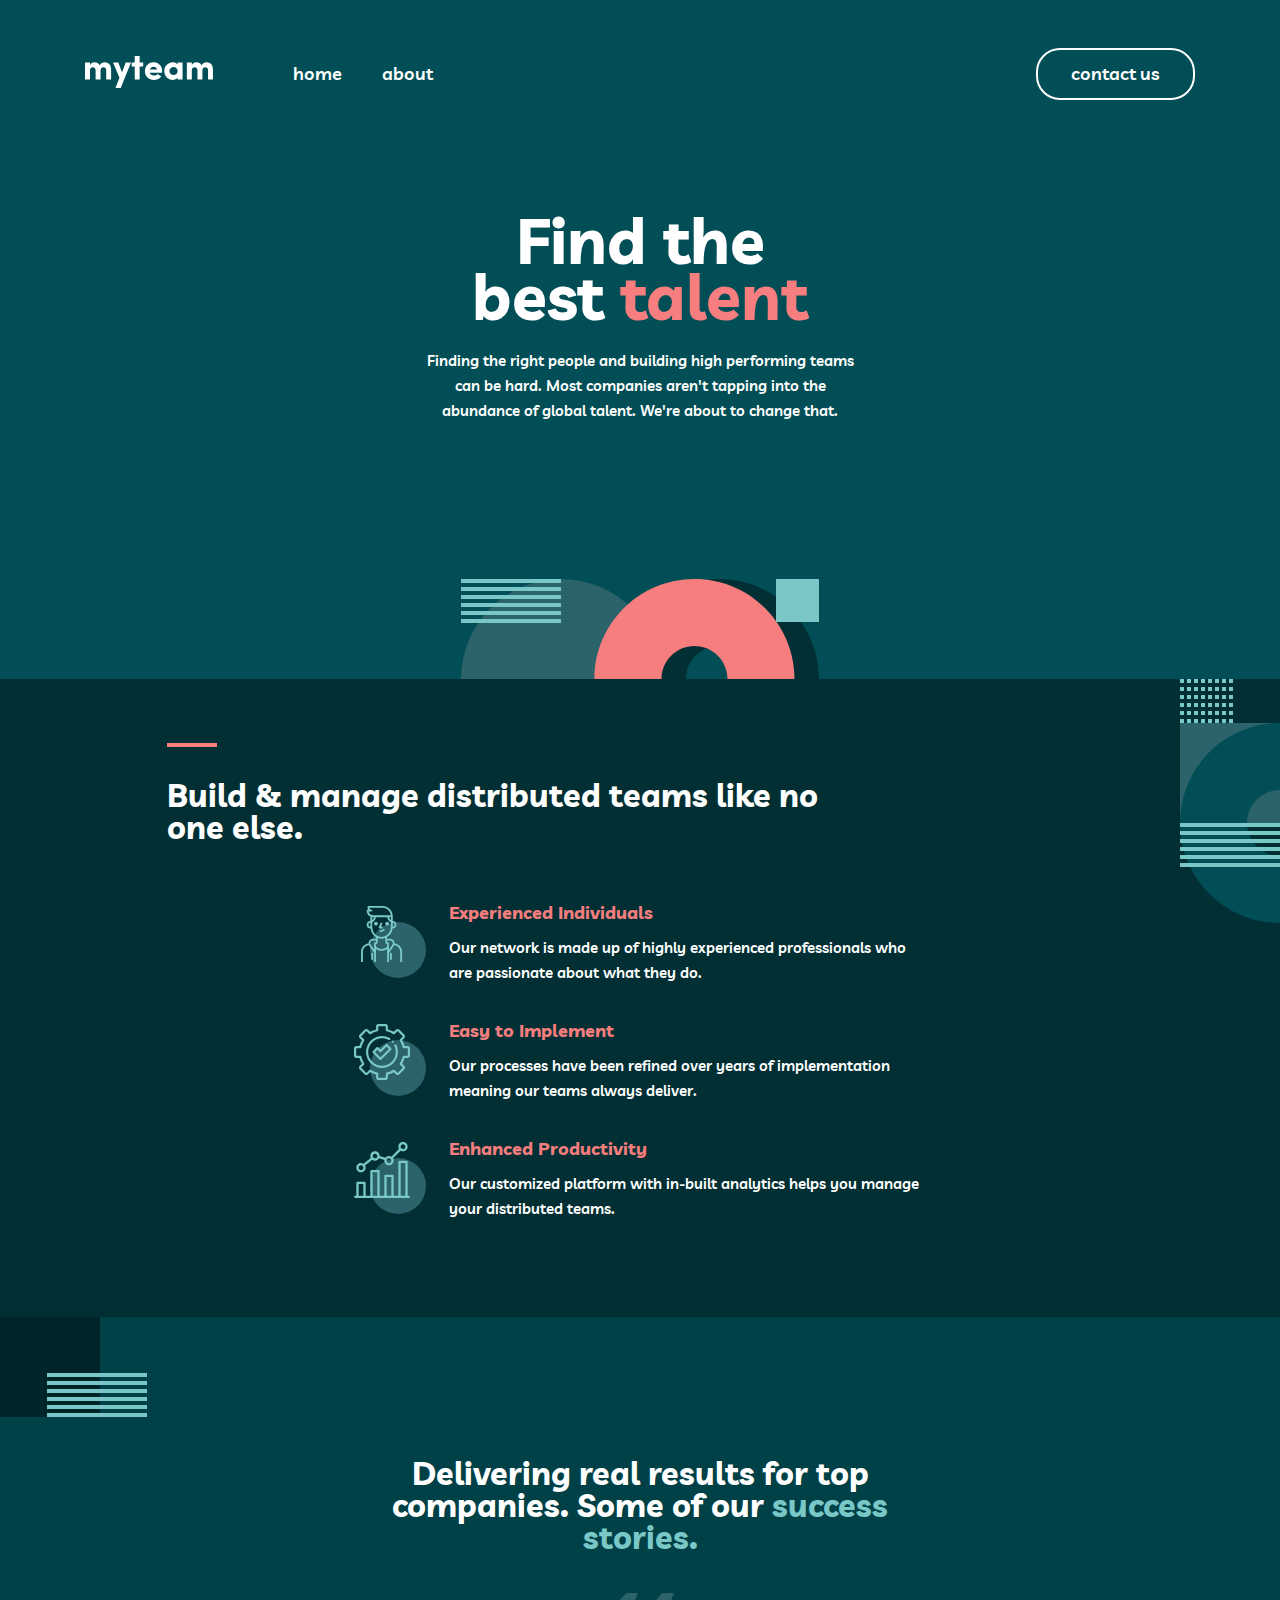
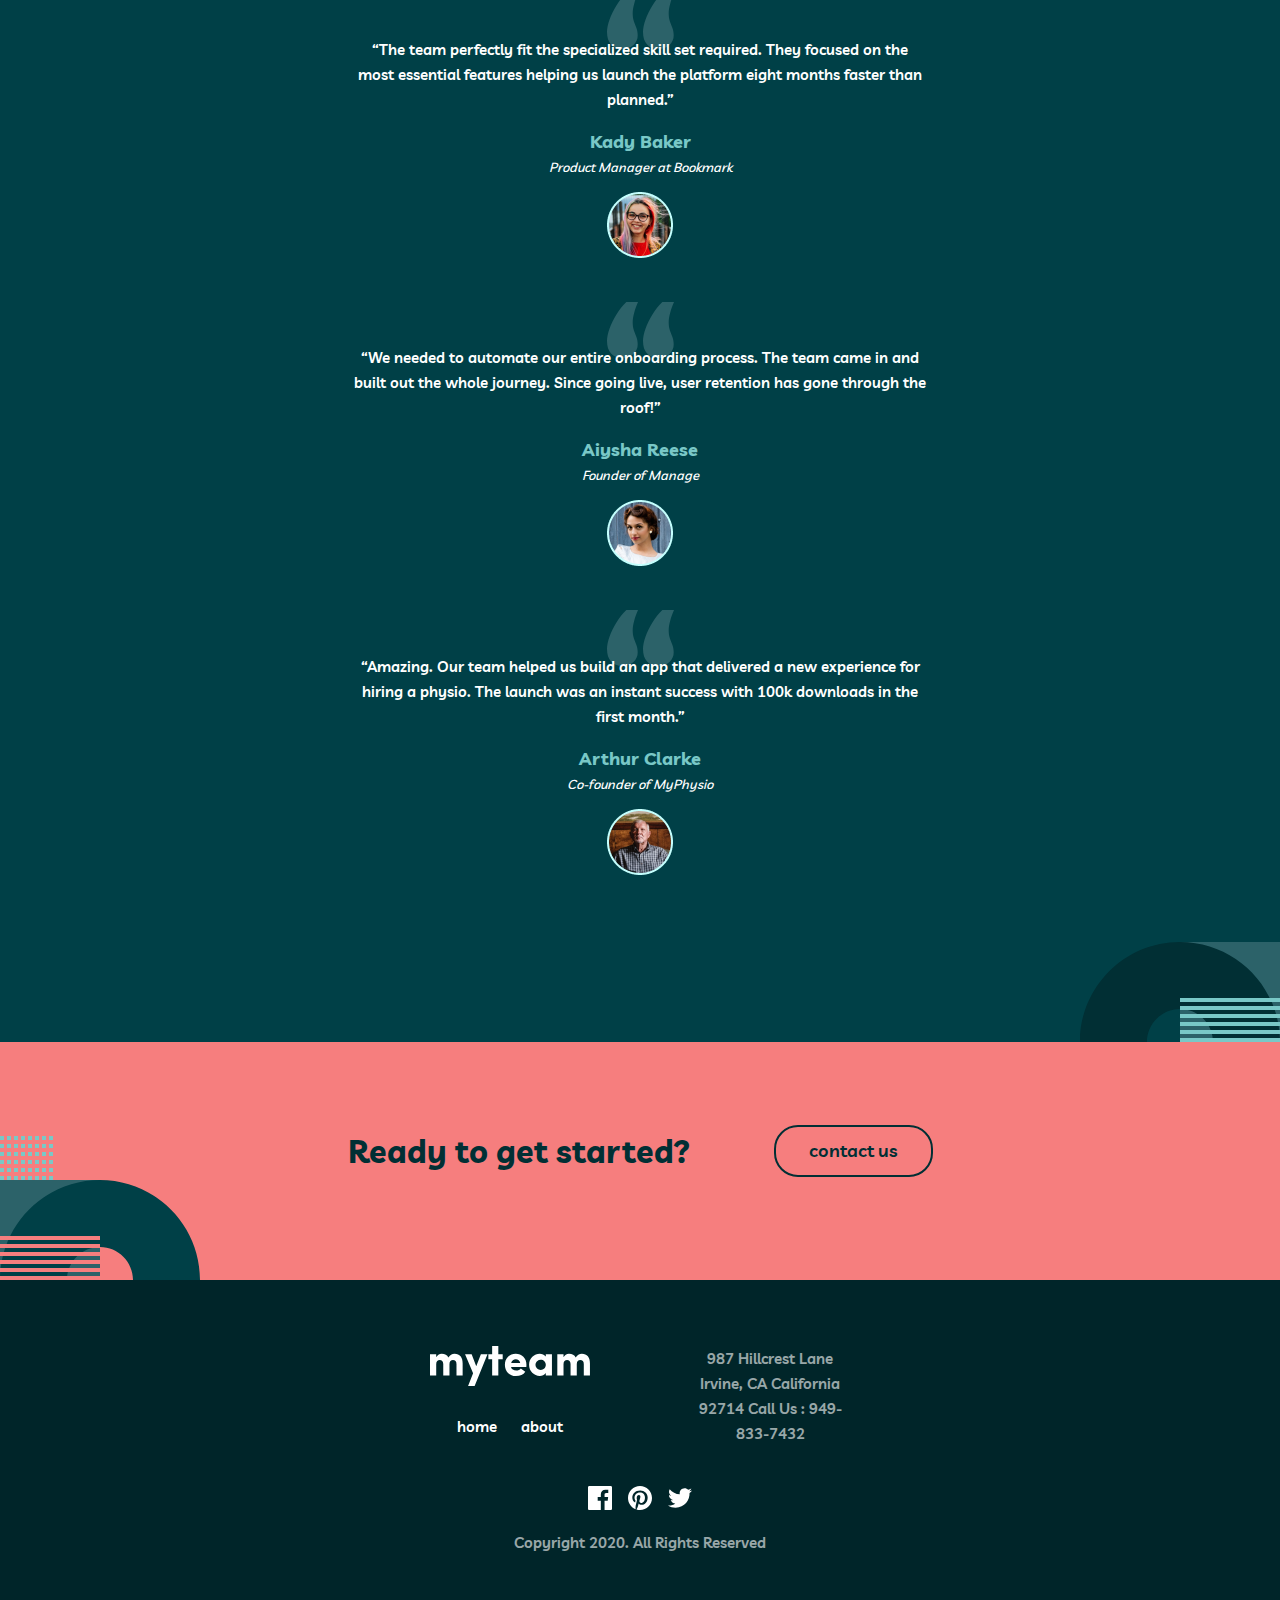
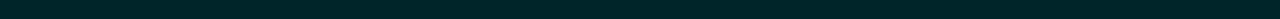
<file: index.html>
<!DOCTYPE html>
<html lang="en">
  <head>
    <meta charset="UTF-8" />
    <meta name="viewport" content="width=device-width, initial-scale=1.0" />
    <!-- Normalize CSS -->
    <link rel="stylesheet" href="./css/normalize.css" />
    <!-- StyleSheet -->
    <link rel="stylesheet" href="./css/main.css" />
    <title>Homework</title>
  </head>
  <body>
    <header>
      <section class="header">
        <div class="header__container container">
          <ul class="header__list">
            <li class="header__item">
              <a href="#">
                <img
                  class="header__item--logo"
                  src="./images/svg/header-logo.svg"
                  alt="header logo"
                />
              </a>
              <ul class="header__sub-list">
                <li>
                  <a class="header__sub-list--link" href="#">home</a>
                </li>
                <li>
                  <a class="header__sub-list--link" href="./about.html">about</a>
                </li>
              </ul>
            </li>
            <li class="header__menu-item">
              <a href="#">
                <img
                  class="header__menu-item--menu"
                  src="./images/svg/header-burger-menu.svg"
                  alt="hamburger menu"
                />
              </a>
            </li>
            <!-- display: none (at mobile) -->
            <li class="header__btn-block">
              <a class="header__btn-block--button" href="#">contact us</a>
            </li>
          </ul>
        </div>
      </section>
    </header>

    <main>
      <!-- Section: Intro - START -->
      <section class="intro">
        <div class="intro__container container">
          <ul class="intro__list">
            <li class="intro__title-item">
              <h1 class="intro__title-item--title">
                Find the best
                <span class="intro__title-item--highlight">talent</span>
              </h1>
            </li>
            <li class="intro__text-item">
              <div class="intro__text-item--line"></div>
              <p class="intro__text-item--text">
                Finding the right people and building high performing teams can
                be hard. Most companies aren't tapping into the abundance of
                global talent. We're about to change that.
              </p>
            </li>
          </ul>
        </div>
      </section>
      <!-- Section: Intro - END -->

      <!-- Section: Services - START -->
      <section class="services">
        <div class="services__container container">
          <ul class="services__list">
            <li class="services__title-block">
              <div class="services__title-block--line"></div>
              <h2 class="services__title-block--title">
                Build & manage distributed teams like no one else.
              </h2>
            </li>
            <!-- cards -->
            <li class="services__cards-list">
              <div class="services__card">
                <img
                  class="services__card--img"
                  src="./images/svg/services-img-1.svg"
                  alt=""
                />
                <div>
                  <h3 class="services__card--title">Experienced Individuals</h3>
                  <p class="services__card--text">
                    Our network is made up of highly experienced professionals
                    who are passionate about what they do.
                  </p>
                </div>
              </div>
              <div class="services__card">
                <img
                  class="services__card--img"
                  src="./images/svg/services-img-2.svg"
                  alt=""
                />
                <div>
                  <h3 class="services__card--title">Easy to Implement</h3>
                  <p class="services__card--text">
                    Our processes have been refined over years of implementation
                    meaning our teams always deliver.
                  </p>
                </div>
              </div>
              <div class="services__card">
                <img
                  class="services__card--img"
                  src="./images/svg/services-img-3.svg"
                  alt=""
                />
                <div>
                  <h3 class="services__card--title">Enhanced Productivity</h3>
                  <p class="services__card--text">
                    Our customized platform with in-built analytics helps you
                    manage your distributed teams.
                  </p>
                </div>
              </div>
            </li>
          </ul>
        </div>
      </section>
      <!-- Section: Services - END -->

      <!-- Section: Feedback - START -->
      <section class="feedback">
        <div class="feedback__container container">
          <div class="feedback__title-block">
            <h2 class="feedback__title-block--title">
              Delivering real results for top companies. Some of our
              <span class="feedback__title-block--highlight"
                >success stories.</span
              >
            </h2>
          </div>
          <ul class="feedback__list">
            <li class="feedback__item">
              <p class="feedback__item--text">
                “The team perfectly fit the specialized skill set required. They
                focused on the most essential features helping us launch the
                platform eight months faster than planned.”
              </p>
              <h3 class="feedback__item--client-name">Kady Baker</h3>
              <p class="feedback__item--client-job">
                Product Manager at Bookmark
              </p>
              <img
                class="feedback__item--img"
                src="./images/png/feedback-user-1.png"
                alt="client one"
              />
            </li>
            <li class="feedback__item">
              <p class="feedback__item--text">
                “We needed to automate our entire onboarding process. The team
                came in and built out the whole journey. Since going live, user
                retention has gone through the roof!”
              </p>
              <h3 class="feedback__item--client-name">Aiysha Reese</h3>
              <p class="feedback__item--client-job">Founder of Manage</p>
              <img
                class="feedback__item--img"
                src="./images/png/feedback-user-2.png"
                alt="client one"
              />
            </li>
            <li class="feedback__item">
              <p class="feedback__item--text">
                “Amazing. Our team helped us build an app that delivered a new
                experience for hiring a physio. The launch was an instant
                success with 100k downloads in the first month.”
              </p>
              <h3 class="feedback__item--client-name">Arthur Clarke</h3>
              <p class="feedback__item--client-job">Co-founder of MyPhysio</p>
              <img
                class="feedback__item--img"
                src="./images/png/feedback-user-3.png"
                alt="client one"
              />
            </li>
          </ul>
        </div>
      </section>
      <!-- Section: Feedback - END -->

      <!-- Section: contact -->
      <section class="contact">
        <div class="contact__container container">
          <ul class="contact__list">
            <li class="contact__item">
              <h2 class="contact__item--title">Ready to get started?</h2>
            </li>
            <li class="contact__item">
              <button class="contact__item--button">contact us</button>
            </li>
          </ul>
        </div>
      </section>
    </main>

    <footer>
      <section class="footer">
        <div class="footer__container container">
          <ul class="footer__block">
            <!-- links -->
            <li class="footer__links-block">
              <div>
                <img
                  class="footer__logo-link-block--logo"
                  src="./images/svg/header-logo.svg"
                  alt="footer logo"
                />
                <ul class="footer__link-list">
                  <li>
                    <a class="footer__link-list--link" href="./index.html"
                      >home</a
                    >
                  </li>
                  <li>
                    <a class="footer__link-list--link" href="./about.html"
                      >about</a
                    >
                  </li>
                </ul>
              </div>
              <div>
                <p class="footer__links-block--text">
                  987 Hillcrest Lane Irvine, CA California 92714 Call Us :
                  949-833-7432
                </p>
              </div>
            </li>
            <!-- media -->
            <li class="footer__media-block">
              <a href="#">
                <img
                  class="footer__media-block--img"
                  src="./images/svg/footer-media.svg"
                  alt="social media"
                />
              </a>
              <p class="footer__media-block--text">
                Copyright 2020. All Rights Reserved
              </p>
            </li>
          </ul>
        </div>
      </section>
    </footer>
  </body>
</html>
</file>
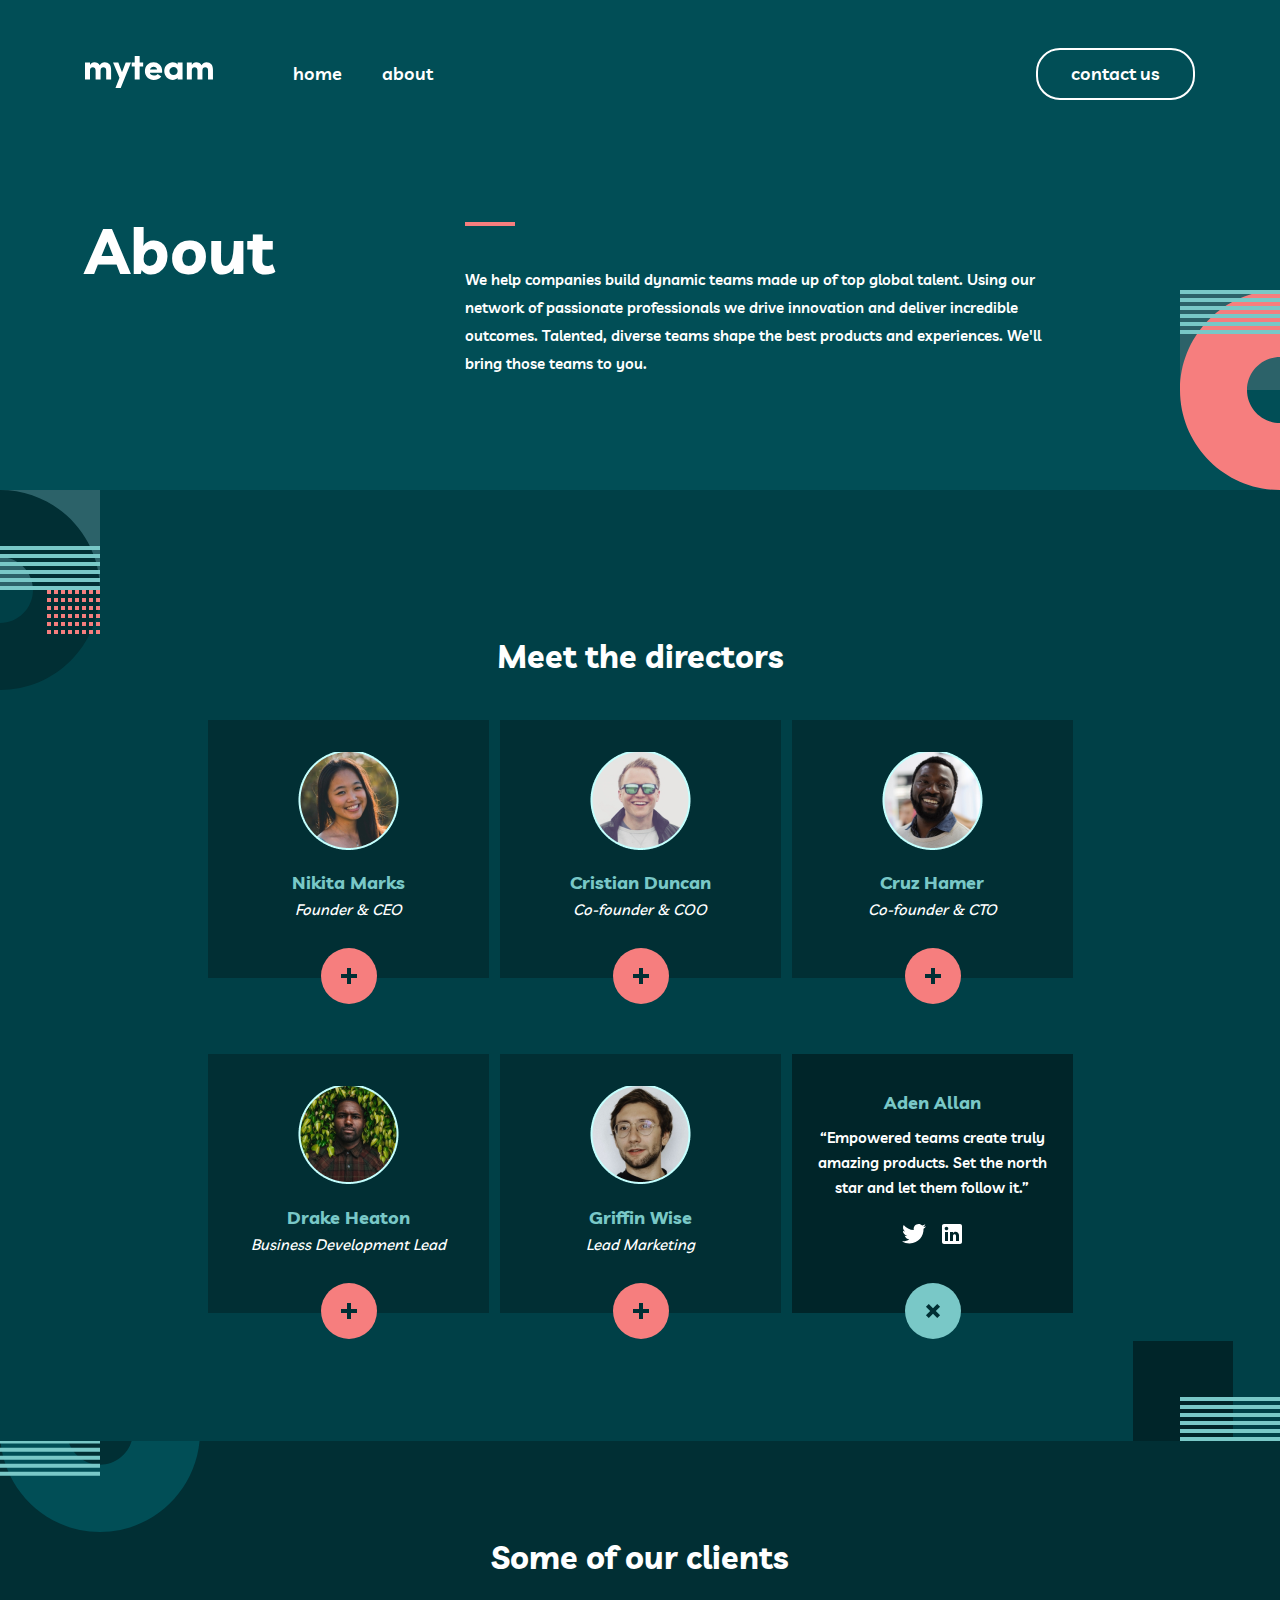
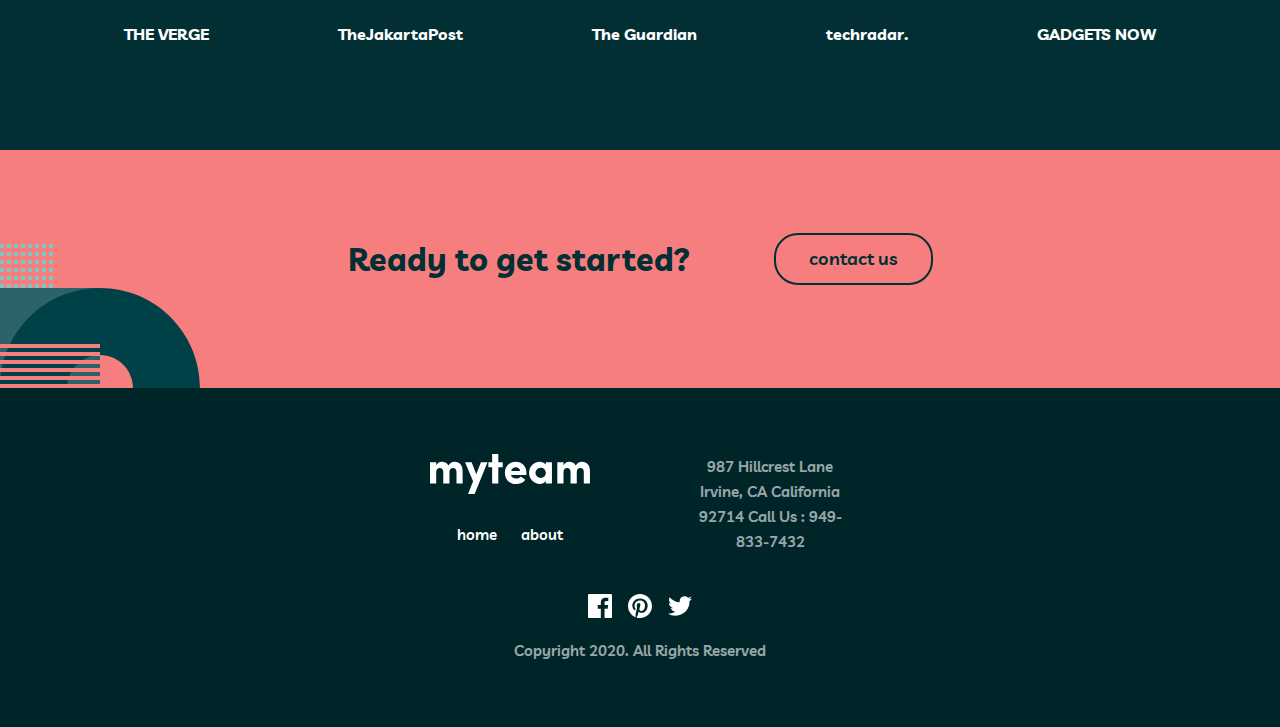
<file: about.html>
<!DOCTYPE html>
<html lang="en">
  <head>
    <meta charset="UTF-8" />
    <meta name="viewport" content="width=device-width, initial-scale=1.0" />
    <!-- Normalize CSS -->
    <link rel="stylesheet" href="./css/normalize.css" />
    <!-- StyleSheet -->
    <link rel="stylesheet" href="./css/main.css" />
    <title>About</title>
  </head>
  <body>
    <header>
      <section class="header">
        <div class="header__container container">
          <ul class="header__list">
            <li class="header__item">
              <a href="#">
                <img
                  class="header__item--logo"
                  src="./images/svg/header-logo.svg"
                  alt="header logo"
                />
              </a>
              <ul class="header__sub-list">
                <li>
                  <a class="header__sub-list--link" href="./index.html">home</a>
                </li>
                <li>
                  <a class="header__sub-list--link" href="./about.html"
                    >about</a
                  >
                </li>
              </ul>
            </li>
            <li class="header__menu-item">
              <a href="#">
                <img
                  class="header__menu-item--menu"
                  src="./images/svg/header-burger-menu.svg"
                  alt="hamburger menu"
                />
              </a>
            </li>
            <!-- display: none (at mobile) -->
            <li class="header__btn-block">
              <a class="header__btn-block--button" href="#">contact us</a>
            </li>
          </ul>
        </div>
      </section>
    </header>

    <main>
      <!-- Section: about-intro -->
      <section class="about-intro">
        <div class="about-intro__container container">
          <ul class="about-intro__list">
            <li class="about-intro__item">
              <h1 class="about-intro__item--title">About</h1>
            </li>
            <li class="about-intro__item">
              <div class="about-intro__item--line"></div>
              <p class="about-intro__item--text">
                We help companies build dynamic teams made up of top global
                talent. Using our network of passionate professionals we drive
                innovation and deliver incredible outcomes. Talented, diverse
                teams shape the best products and experiences. We'll bring those
                teams to you.
              </p>
            </li>
          </ul>
        </div>
      </section>

      <!-- Section: about-team -->
      <section class="about-team">
        <div class="about-team__container container">
          <h2 class="about-team__container--title">Meet the directors</h2>
          <ul class="about-team__list">
            <li class="about-team__item">
              <img
                class="about-team__item--img"
                src="./images/png/about-png-img/client-img-1.png"
                alt="client img"
              />
              <h3 class="about-team__item--name">Nikita Marks</h3>
              <p class="about-team__item--job">Founder & CEO</p>
              <img
                class="about-team__item--add"
                src="./images/svg/about-svg-img/about-team-add.svg"
                alt="add"
              />
            </li>
            <li class="about-team__item">
              <img
                class="about-team__item--img"
                src="./images/png/about-png-img/client-img-2.png"
                alt="client img"
              />
              <h3 class="about-team__item--name">Cristian Duncan</h3>
              <p class="about-team__item--job">Co-founder & COO</p>
              <img
                class="about-team__item--add"
                src="./images/svg/about-svg-img/about-team-add.svg"
                alt="add"
              />
            </li>
            <li class="about-team__item">
              <img
                class="about-team__item--img"
                src="./images/png/about-png-img/client-img-3.png"
                alt="client img"
              />
              <h3 class="about-team__item--name">Cruz Hamer</h3>
              <p class="about-team__item--job">Co-founder & CTO</p>
              <img
                class="about-team__item--add"
                src="./images/svg/about-svg-img/about-team-add.svg"
                alt="add"
              />
            </li>
            <li class="about-team__item">
              <img
                class="about-team__item--img"
                src="./images/png/about-png-img/client-img-4.png"
                alt="client img"
              />
              <h3 class="about-team__item--name">Drake Heaton</h3>
              <p class="about-team__item--job">Business Development Lead</p>
              <img
                class="about-team__item--add"
                src="./images/svg/about-svg-img/about-team-add.svg"
                alt="add"
              />
            </li>
            <li class="about-team__item">
              <img
                class="about-team__item--img"
                src="./images/png/about-png-img/client-img-5.png"
                alt="client img"
              />
              <h3 class="about-team__item--name">Griffin Wise</h3>
              <p class="about-team__item--job">Lead Marketing</p>
              <img
                class="about-team__item--add"
                src="./images/svg/about-svg-img/about-team-add.svg"
                alt="add"
              />
            </li>
            <li class="about-team__item about-team__item2">
              <h3 class="about-team__item--name about-team__item2--name2">
                Aden Allan
              </h3>
              <p class="about-team__item--job about-team__item2--job2">
                “Empowered teams create truly amazing products. Set the north
                star and let them follow it.”
              </p>
              <img
                class="about-team__item2--media"
                src="./images/svg/about-svg-img/about-team-media.svg"
                alt="social media"
              />
              <img
                class="about-team__item--add"
                src="./images/svg/about-svg-img/about-team-delete.svg"
                alt="delete"
              />
            </li>
          </ul>
        </div>
      </section>

      <!-- Section: about-client -->
      <section class="about-client">
        <div class="about-client__container container">
          <div class="about-client__title-block">
            <h2 class="about-client__title-block--title">
              Some of our clients
            </h2>
          </div>
          <ul class="about-client__list">
            <li class="about-client__item">
              <p class="about-team__item--text">THE VERGE</p>
            </li>
            <li class="about-client__item">
              <p class="about-team__item--text">TheJakartaPost</p>
            </li>
            <li class="about-client__item">
              <p class="about-team__item--text">The Guardian</p>
            </li>
            <li class="about-client__item">
              <p class="about-team__item--text">techradar.</p>
            </li>
            <li class="about-client__item">
              <p class="about-team__item--text">GADGETS NOW</p>
            </li>
          </ul>
        </div>
      </section>

      <!-- Section: contact -->
      <section class="contact">
        <div class="contact__container container">
          <ul class="contact__list">
            <li class="contact__item">
              <h2 class="contact__item--title">Ready to get started?</h2>
            </li>
            <li class="contact__item">
              <button class="contact__item--button">contact us</button>
            </li>
          </ul>
        </div>
      </section>
    </main>

    <footer>
      <section class="footer">
        <div class="footer__container container">
          <ul class="footer__block">
            <!-- links -->
            <li class="footer__links-block">
              <div>
                <img
                  class="footer__logo-link-block--logo"
                  src="./images/svg/header-logo.svg"
                  alt="footer logo"
                />
                <ul class="footer__link-list">
                  <li>
                    <a class="footer__link-list--link" href="./index.html"
                      >home</a
                    >
                  </li>
                  <li>
                    <a class="footer__link-list--link" href="./about.html"
                      >about</a
                    >
                  </li>
                </ul>
              </div>
              <div>
                <p class="footer__links-block--text">
                  987 Hillcrest Lane Irvine, CA California 92714 Call Us :
                  949-833-7432
                </p>
              </div>
            </li>
            <!-- media -->
            <li class="footer__media-block">
              <a href="#">
                <img
                  class="footer__media-block--img"
                  src="./images/svg/footer-media.svg"
                  alt="social media"
                />
              </a>
              <p class="footer__media-block--text">
                Copyright 2020. All Rights Reserved
              </p>
            </li>
          </ul>
        </div>
      </section>
    </footer>
  </body>
</html>
</file>
<file: css/main.css>
/* livvic-500 - latin */
@font-face {
  font-display: swap; /* Check https://developer.mozilla.org/en-US/docs/Web/CSS/@font-face/font-display for other options. */
  font-family: "Livvic";
  font-style: normal;
  font-weight: 500;
  src: url("../../fonts/livvic-v14-latin-500.woff2") format("woff2"); /* Chrome 36+, Opera 23+, Firefox 39+, Safari 12+, iOS 10+ */
}
/* livvic-600 - latin */
@font-face {
  font-display: swap; /* Check https://developer.mozilla.org/en-US/docs/Web/CSS/@font-face/font-display for other options. */
  font-family: "Livvic";
  font-style: normal;
  font-weight: 600;
  src: url("../../fonts/livvic-v14-latin-600.woff2") format("woff2"); /* Chrome 36+, Opera 23+, Firefox 39+, Safari 12+, iOS 10+ */
}
/* livvic-700 - latin */
@font-face {
  font-display: swap; /* Check https://developer.mozilla.org/en-US/docs/Web/CSS/@font-face/font-display for other options. */
  font-family: "Livvic";
  font-style: normal;
  font-weight: 700;
  src: url("../../fonts/livvic-v14-latin-700.woff2") format("woff2"); /* Chrome 36+, Opera 23+, Firefox 39+, Safari 12+, iOS 10+ */
}
html {
  -webkit-box-sizing: border-box;
          box-sizing: border-box;
  scroll-behavior: smooth;
}

*,
*::before,
*::after {
  -webkit-box-sizing: inherit;
          box-sizing: inherit;
  margin: 0;
  padding: 0;
}

body {
  font-family: "Livvic", sans-serif;
  margin: 0;
  padding: 0;
}

img {
  max-width: 100%;
  height: auto;
}

h1,
h2,
h3,
h4,
h5,
h6,
p {
  margin: 0;
}

ul,
ol {
  list-style: none;
  margin: 0;
  padding: 0;
}

a {
  display: inline-block;
  text-decoration: none;
  color: unset;
}

.container {
  max-width: 1158px;
  width: 100%;
  margin-left: auto;
  margin-right: auto;
  padding-left: 24px;
  padding-right: 24px;
}

.header {
  padding-top: 48px;
  background-color: #014e56;
}
.header__sub-list--link {
  color: #fff;
  font-size: 18px;
  font-weight: 600;
  line-height: 28px;
  -webkit-transition: all 0.5s ease;
  transition: all 0.5s ease;
}
.header__sub-list--link:hover {
  color: #f67e7e;
}
.header__btn-block--button {
  background-color: #012f34;
  color: #fff;
  font-style: normal;
  font-size: 18px;
  font-weight: 600;
  line-height: 28px;
  display: inline-block;
  padding: 10px 33px;
  border-radius: 10px;
  -webkit-transition: all 0.5s ease-in-out;
  transition: all 0.5s ease-in-out;
  border-radius: 24px;
  border: 2px solid #fff;
  background-color: transparent;
}
.header__btn-block--button:hover {
  border-radius: 24px;
  background-color: #fff;
  color: #002529;
}
.header__btn-block--button:disabled {
  border-radius: 10px;
  opacity: 0.25;
}
.header__btn-block, .header__sub-list {
  display: none;
}
.header__list {
  display: -webkit-box;
  display: -ms-flexbox;
  display: flex;
  -webkit-box-align: center;
      -ms-flex-align: center;
          align-items: center;
  -webkit-box-pack: justify;
      -ms-flex-pack: justify;
          justify-content: space-between;
}
.header__item--logo {
  width: 127.958px;
  height: 32px;
  -ms-flex-negative: 0;
      flex-shrink: 0;
}
.header__menu-item--menu {
  width: 20px;
  height: 17px;
  -ms-flex-negative: 0;
      flex-shrink: 0;
}

@media screen and (min-width: 768px) {
  .header__menu-item {
    display: none;
  }
  .header__btn-block {
    display: block;
  }
  .header__item, .header__sub-list {
    display: -webkit-box;
    display: -ms-flexbox;
    display: flex;
  }
  .header__item {
    -webkit-box-pack: justify;
        -ms-flex-pack: justify;
            justify-content: space-between;
  }
  .header__sub-list {
    -webkit-box-align: center;
        -ms-flex-align: center;
            align-items: center;
    -webkit-box-pack: start;
        -ms-flex-pack: start;
            justify-content: start;
    -webkit-column-gap: 40px;
       -moz-column-gap: 40px;
            column-gap: 40px;
    margin-left: 48px;
  }
}
@media screen and (min-width: 1200px) {
  .header__sub-list {
    margin-left: 80px;
  }
}
.contact {
  background-color: #f67e7e;
  padding-top: 83px;
  padding-bottom: 83px;
  background-image: url("../../images/svg/contact-bg-img.svg");
  background-repeat: no-repeat;
  background-position: 0% 100%;
}
.contact__list {
  display: -webkit-box;
  display: -ms-flexbox;
  display: flex;
  -webkit-box-orient: vertical;
  -webkit-box-direction: normal;
      -ms-flex-direction: column;
          flex-direction: column;
  row-gap: 24px;
  margin-bottom: 20px;
}
.contact__item {
  text-align: center;
}
.contact__item--title {
  color: #012f34;
  font-size: 32px;
  font-weight: 700;
  line-height: 32px;
}
.contact__item--button {
  background-color: #012f34;
  color: #fff;
  font-style: normal;
  font-size: 18px;
  font-weight: 600;
  line-height: 28px;
  display: inline-block;
  padding: 10px 33px;
  border-radius: 10px;
  -webkit-transition: all 0.5s ease-in-out;
  transition: all 0.5s ease-in-out;
  background-color: transparent;
  border: 2px solid #012f34;
  color: #012f34;
  border-radius: 24px;
}
.contact__item--button:hover {
  border-radius: 24px;
  background-color: #fff;
  color: #002529;
}
.contact__item--button:disabled {
  border-radius: 10px;
  opacity: 0.25;
}

@media screen and (min-width: 768px) {
  .contact__list {
    -webkit-box-orient: horizontal;
    -webkit-box-direction: normal;
        -ms-flex-direction: row;
            flex-direction: row;
    -webkit-box-pack: center;
        -ms-flex-pack: center;
            justify-content: center;
    -webkit-column-gap: 84px;
       -moz-column-gap: 84px;
            column-gap: 84px;
    row-gap: 0;
    -webkit-box-align: center;
        -ms-flex-align: center;
            align-items: center;
  }
}
@media screen and (min-width: 1440px) {
  .contact {
    padding-top: 74px;
    padding-bottom: 76px;
  }
  .contact__item--title {
    color: #012f34;
    font-style: normal;
    font-size: 48px;
    font-weight: 700;
    line-height: 48px;
  }
  .contact__list {
    -webkit-box-pack: justify;
        -ms-flex-pack: justify;
            justify-content: space-between;
  }
}
.footer {
  background-color: #002529;
  padding-top: 66px;
  padding-bottom: 64px;
}
.footer__block {
  display: -webkit-box;
  display: -ms-flexbox;
  display: flex;
  -webkit-box-orient: vertical;
  -webkit-box-direction: normal;
      -ms-flex-direction: column;
          flex-direction: column;
  row-gap: 40px;
  text-align: center;
}
.footer__links-block {
  display: -webkit-box;
  display: -ms-flexbox;
  display: flex;
  -webkit-box-orient: vertical;
  -webkit-box-direction: normal;
      -ms-flex-direction: column;
          flex-direction: column;
  row-gap: 24px;
}
.footer__links-block--text {
  max-width: 160px;
  width: 100%;
  margin-left: auto;
  margin-right: auto;
  color: #fff;
  font-style: normal;
  font-size: 15px;
  font-weight: 600;
  line-height: 25px;
  opacity: 0.6;
}
.footer__link-list {
  display: -webkit-box;
  display: -ms-flexbox;
  display: flex;
  -webkit-box-align: center;
      -ms-flex-align: center;
          align-items: center;
  -webkit-box-pack: center;
      -ms-flex-pack: center;
          justify-content: center;
  -webkit-column-gap: 24px;
     -moz-column-gap: 24px;
          column-gap: 24px;
}
.footer__link-list--link {
  color: #fff;
  font-style: normal;
  font-size: 15px;
  font-weight: 600;
  line-height: 25px;
  margin-top: 24px;
  -webkit-transition: all 0.5s ease;
  transition: all 0.5s ease;
}
.footer__link-list--link:hover {
  color: #f67e7e;
}
.footer__media-block--img {
  margin-bottom: 16px;
}
.footer__media-block--text {
  color: #fff;
  font-style: normal;
  font-size: 15px;
  font-weight: 600;
  line-height: 25px;
  opacity: 0.6;
}

@media screen and (min-width: 768px) {
  .footer__links-block {
    -webkit-box-orient: horizontal;
    -webkit-box-direction: normal;
        -ms-flex-direction: row;
            flex-direction: row;
    -webkit-column-gap: 100px;
       -moz-column-gap: 100px;
            column-gap: 100px;
    -webkit-box-pack: center;
        -ms-flex-pack: center;
            justify-content: center;
  }
}
@media screen and (min-width: 1440px) {
  .footer__block {
    -webkit-box-orient: horizontal;
    -webkit-box-direction: normal;
        -ms-flex-direction: row;
            flex-direction: row;
    -webkit-box-pack: justify;
        -ms-flex-pack: justify;
            justify-content: space-between;
  }
  .footer__media-block--img {
    margin-bottom: 51px;
  }
}
.intro {
  padding-top: 80px;
  padding-bottom: 197px;
  background-color: #014e56;
  background-image: url("../../../images/svg/intro-bg-img-2.svg");
  background-position: 50% 100%;
  background-repeat: no-repeat;
}
.intro__list {
  text-align: center;
  display: -webkit-box;
  display: -ms-flexbox;
  display: flex;
  -webkit-box-orient: vertical;
  -webkit-box-direction: normal;
      -ms-flex-direction: column;
          flex-direction: column;
}
.intro__title-item {
  margin-bottom: 18px;
}
.intro__title-item--title {
  color: #fff;
  font-size: 40px;
  font-weight: 700;
  line-height: 40px;
  width: 74%;
  margin-left: auto;
  margin-right: auto;
}
.intro__title-item--highlight {
  color: #f67e7e;
}
.intro__text-item {
  max-width: 457px;
  margin-left: auto;
  margin-right: auto;
}
.intro__text-item--text {
  color: #fff;
  font-style: normal;
  font-size: 15px;
  font-weight: 600;
  line-height: 25px;
  width: 96%;
  margin-left: auto;
  margin-right: auto;
  text-align: center;
}

@media screen and (min-width: 768px) {
  .intro {
    padding-top: 112px;
    padding-bottom: 256px;
  }
  .intro__title-item {
    margin-bottom: 24px;
  }
  .intro__title-item--title {
    color: #fff;
    font-style: normal;
    font-size: 64px;
    font-weight: 700;
    line-height: 56px;
    max-width: 337px;
  }
}
@media screen and (min-width: 1440px) {
  .intro {
    padding-top: 133px;
    padding-bottom: 250px;
    background-image: url("../../../images/svg/intro-bg-img-1.svg"), url("../../../images/svg/intro-bg-img-2.svg");
    background-position: 0% 30%, 75% 100%;
  }
  .intro__list {
    -webkit-box-orient: horizontal;
    -webkit-box-direction: normal;
        -ms-flex-direction: row;
            flex-direction: row;
    -webkit-box-pack: justify;
        -ms-flex-pack: justify;
            justify-content: space-between;
    -webkit-column-gap: 123px;
       -moz-column-gap: 123px;
            column-gap: 123px;
  }
  .intro__title-item--title {
    color: #fff;
    font-style: normal;
    font-size: 100px;
    font-weight: 700;
    line-height: 100px;
    max-width: 542px;
    width: 100%;
    text-align: left;
  }
  .intro__text-item {
    max-width: 445px;
    margin-left: 0;
    margin-right: 0;
  }
  .intro__text-item--text {
    color: #fff;
    font-style: normal;
    font-size: 18px;
    font-weight: 600;
    line-height: 28px;
    margin-top: 79px;
    text-align: left;
    margin-left: 0;
    margin-right: 0;
  }
  .intro__text-item--line {
    width: 50px;
    height: 4px;
    -ms-flex-negative: 0;
        flex-shrink: 0;
    background-color: #79c8c7;
  }
}
.services {
  padding-top: 64px;
  padding-bottom: 64px;
  background-image: url("../../../images/svg/services-bg-img.svg");
  background-repeat: no-repeat;
  background-position: 100% 0%;
  background-color: #012f34;
}
.services__list {
  display: -webkit-box;
  display: -ms-flexbox;
  display: flex;
  -webkit-box-orient: vertical;
  -webkit-box-direction: normal;
      -ms-flex-direction: column;
          flex-direction: column;
}
.services__title-block {
  width: 55%;
  margin-right: auto;
  margin-bottom: 56px;
}
.services__title-block--line {
  background-color: #f67e7e;
  width: 50px;
  height: 4px;
  -ms-flex-negative: 0;
      flex-shrink: 0;
  margin-bottom: 32px;
}
.services__title-block--title {
  color: #fff;
  font-size: 32px;
  font-weight: 700;
  line-height: 32px;
}
.services__cards-list {
  text-align: center;
}
.services__card {
  margin-bottom: 48px;
  text-align: center;
}
.services__card--img {
  margin-bottom: 16px;
}
.services__card--title {
  color: #f67e7e;
  font-style: normal;
  font-size: 18px;
  font-weight: 700;
  line-height: 28px;
  margin-bottom: 8px;
}
.services__card--text {
  color: #fff;
  font-style: normal;
  font-size: 15px;
  font-weight: 600;
  line-height: 25px;
  max-width: 444px;
  margin-left: auto;
  margin-right: auto;
}

@media screen and (min-width: 768px) {
  .services__title-block {
    width: 59%;
    margin-left: 82px;
  }
  .services__cards-list {
    margin-left: auto;
    margin-right: auto;
  }
  .services__card {
    display: -webkit-box;
    display: -ms-flexbox;
    display: flex;
    -webkit-box-align: center;
        -ms-flex-align: center;
            align-items: center;
    -webkit-box-pack: start;
        -ms-flex-pack: start;
            justify-content: start;
    -webkit-column-gap: 23px;
       -moz-column-gap: 23px;
            column-gap: 23px;
    text-align: left;
    margin-bottom: 32px;
  }
  .services__card--img {
    margin-bottom: 0;
  }
  .services__card--text {
    max-width: 478px;
  }
}
@media screen and (min-width: 1440px) {
  .services {
    padding-top: 140px;
    padding-bottom: 140px;
    background-position: 100% 100%;
  }
  .services__list {
    -webkit-box-orient: horizontal;
    -webkit-box-direction: normal;
        -ms-flex-direction: row;
            flex-direction: row;
    -webkit-box-pack: justify;
        -ms-flex-pack: justify;
            justify-content: space-between;
    -webkit-box-align: start;
        -ms-flex-align: start;
            align-items: start;
    -webkit-column-gap: 128px;
       -moz-column-gap: 128px;
            column-gap: 128px;
  }
  .services__title-block {
    max-width: 445px;
    margin-left: 0;
    width: 100%;
  }
  .services__title-block--title {
    color: #fff;
    font-style: normal;
    font-size: 48px;
    font-weight: 700;
    line-height: 48px;
  }
  .services__card--title {
    margin-bottom: 16px;
  }
  .services__card--text {
    max-width: 445px;
  }
}
.feedback {
  padding-top: 140px;
  padding-bottom: 164px;
  background-color: #004047;
  background-image: url("../../../images/svg/feedback-bg-img-1.svg"), url("../../../images/svg/feedback-bg-img-2.svg");
  background-repeat: no-repeat;
  background-position: 0% 0%, 100% 100%;
}
.feedback__title-block {
  text-align: center;
}
.feedback__title-block--title {
  color: #fff;
  font-size: 32px;
  font-weight: 700;
  line-height: 32px;
}
.feedback__title-block--highlight {
  color: #79c8c7;
}
.feedback__list {
  display: -webkit-box;
  display: -ms-flexbox;
  display: flex;
  -webkit-box-orient: vertical;
  -webkit-box-direction: normal;
      -ms-flex-direction: column;
          flex-direction: column;
  text-align: center;
}
.feedback__item {
  padding-top: 84px;
  background-image: url("../../../images/svg/feedback-bg-card.svg");
  background-repeat: no-repeat;
  background-position: 50% 16%;
}
.feedback__item--text {
  color: #fff;
  font-style: normal;
  font-size: 15px;
  font-weight: 600;
  line-height: 25px;
  margin-bottom: 16px;
}
.feedback__item--client-name {
  color: #79c8c7;
  font-size: 18px;
  font-weight: 700;
  line-height: 28px;
  margin-bottom: 2px;
}
.feedback__item--client-job {
  color: #fff;
  text-align: center;
  font-size: 13px;
  font-style: italic;
  font-weight: 500;
  line-height: 18px;
  margin-bottom: 16px;
}

@media screen and (min-width: 652px) {
  .feedback__title-block, .feedback__item {
    max-width: 573px;
    margin-left: auto;
    margin-right: auto;
  }
}
@media screen and (min-width: 1440px) {
  .feedback__title-block {
    max-width: 932px;
  }
  .feedback__title-block--title {
    color: #fff;
    font-style: normal;
    font-size: 48px;
    font-weight: 700;
    line-height: 48px;
  }
  .feedback__list {
    padding-top: 92px;
    -webkit-box-orient: horizontal;
    -webkit-box-direction: normal;
        -ms-flex-direction: row;
            flex-direction: row;
    -webkit-column-gap: 30px;
       -moz-column-gap: 30px;
            column-gap: 30px;
  }
  .feedback__item--text {
    margin-bottom: 24px;
  }
  .feedback__item--client-job {
    margin-bottom: 32px;
  }
}
.about-intro {
  background-color: #014e56;
  padding-top: 80px;
  padding-bottom: 108px;
  background-image: url("../../../images/svg/about-svg-img/about-intro-bg-img.svg");
  background-repeat: no-repeat;
  background-position: 100% 100%;
}
.about-intro__list {
  display: -webkit-box;
  display: -ms-flexbox;
  display: flex;
  -webkit-box-orient: vertical;
  -webkit-box-direction: normal;
      -ms-flex-direction: column;
          flex-direction: column;
  row-gap: 16px;
  text-align: center;
}
.about-intro__item {
  color: #fff;
}
.about-intro__item--title {
  font-size: 40px;
  font-weight: 700;
  line-height: 40px;
}
.about-intro__item--text {
  font-size: 15px;
  font-weight: 600;
  line-height: 28px;
  width: 95%;
  margin-left: auto;
  margin-right: auto;
}
.about-intro__item--line {
  display: none;
  width: 50px;
  height: 4px;
  -ms-flex-negative: 0;
      flex-shrink: 0;
  background-color: #f67e7e;
}

@media screen and (min-width: 511px) {
  .about-intro {
    background-image: url("../../../images/svg/about-svg-img/about-intro-tablet-bg-img.svg");
  }
  .about-intro__item--text {
    max-width: 457px;
  }
}
@media screen and (min-width: 768px) {
  .about-intro {
    padding-top: 122px;
    padding-bottom: 112px;
  }
  .about-intro__list {
    row-gap: 24px;
  }
  .about-intro__item--title {
    color: #fff;
    font-style: normal;
    font-size: 64px;
    font-weight: 700;
    line-height: 56px;
  }
}
@media screen and (min-width: 1100px) {
  .about-intro__list {
    -webkit-box-orient: horizontal;
    -webkit-box-direction: normal;
        -ms-flex-direction: row;
            flex-direction: row;
    -webkit-column-gap: 30px;
       -moz-column-gap: 30px;
            column-gap: 30px;
  }
  .about-intro__item--title {
    width: 350px;
    text-align: left;
  }
  .about-intro__item--text {
    text-align: left;
    margin-left: 0;
    margin-right: 0;
    max-width: 700px;
    width: 600px;
  }
  .about-intro__item--line {
    display: block;
    margin-bottom: 40px;
  }
}
@media screen and (min-width: 1440px) {
  .about-intro {
    padding-top: 130px;
    padding-bottom: 120px;
  }
  .about-intro__item--title {
    line-height: 100px;
  }
  .about-intro__item--text {
    color: #fff;
    font-style: normal;
    font-size: 18px;
    font-weight: 600;
    line-height: 28px;
    width: 730px;
  }
}
.about-team {
  padding-top: 88px;
  padding-bottom: 116px;
  background-color: #004047;
  background-image: url("../../../images/svg/about-svg-img/about-team-bg-img-1.svg"), url("../../../images/svg/about-svg-img/about-team-bg-img-2.svg");
  background-repeat: no-repeat;
  background-position: 0% 0%, 100% 100%;
}
.about-team__container--title {
  text-align: center;
  color: #fff;
  font-size: 32px;
  font-weight: 700;
  line-height: 32px;
}
.about-team__list {
  margin-top: 48px;
  display: -webkit-box;
  display: -ms-flexbox;
  display: flex;
  -webkit-box-orient: vertical;
  -webkit-box-direction: normal;
      -ms-flex-direction: column;
          flex-direction: column;
  text-align: center;
  row-gap: 52px;
}
.about-team__item {
  padding-top: 32px;
  padding-bottom: 56px;
  background-color: #012f34;
  position: relative;
  max-width: 327px;
  width: 100%;
  margin-left: auto;
  margin-right: auto;
}
.about-team__item--img {
  margin-bottom: 16px;
}
.about-team__item--name {
  color: #79c8c7;
  font-style: normal;
  font-size: 18px;
  font-weight: 700;
  line-height: 28px;
}
.about-team__item--job {
  color: #fff;
  font-style: normal;
  font-size: 15px;
  font-weight: 600;
  line-height: 25px;
  font-weight: 500;
  font-style: italic;
}
.about-team__item--add {
  position: absolute;
  bottom: -10%;
  left: 136px;
}
.about-team__item2 {
  background-color: #002529;
  padding-top: 35px;
  padding-bottom: 63px;
}
.about-team__item2--name2 {
  margin-bottom: 8px;
}
.about-team__item2--job2 {
  font-style: normal;
  font-weight: 600;
  margin-bottom: 24px;
  max-width: 235px;
  width: 100%;
  margin-left: auto;
  margin-right: auto;
}

@media screen and (min-width: 768px) {
  .about-team {
    background-image: url("../../../images/svg/about-svg-img/about-team-tablet-bg.svg"), url("../../../images/svg/about-svg-img/about-team-bg-img-2.svg");
    background-position: 0% 0%, 100% 100%;
    padding-top: 150px;
    padding-bottom: 128px;
  }
  .about-team__item {
    max-width: 281px;
    margin-left: 0;
    margin-right: 0;
  }
  .about-team__item--add {
    left: 113px;
  }
  .about-team__list {
    -webkit-box-orient: horizontal;
    -webkit-box-direction: normal;
        -ms-flex-direction: row;
            flex-direction: row;
    -ms-flex-wrap: wrap;
        flex-wrap: wrap;
    -webkit-column-gap: 11px;
       -moz-column-gap: 11px;
            column-gap: 11px;
    row-gap: 76px;
    -webkit-box-pack: center;
        -ms-flex-pack: center;
            justify-content: center;
  }
}
@media screen and (min-width: 1440px) {
  .about-team {
    padding-top: 140px;
    padding-bottom: 168px;
  }
  .about-team__item {
    max-width: 350px;
  }
  .about-team__item--add {
    left: 147px;
  }
  .about-team__list {
    margin-top: 64px;
    -webkit-column-gap: 30px;
       -moz-column-gap: 30px;
            column-gap: 30px;
  }
}
.about-client {
  background-color: #012f34;
  padding-top: 88px;
  padding-bottom: 90px;
  background-image: url("../../../images/svg/about-svg-img/about-client-bg.svg");
  background-position: -100px -95px;
  background-repeat: no-repeat;
}
.about-client__title-block {
  text-align: center;
}
.about-client__title-block--title {
  color: #fff;
  font-size: 32px;
  font-weight: 700;
  line-height: 32px;
}
.about-client__list {
  margin-top: 64px;
  display: -webkit-box;
  display: -ms-flexbox;
  display: flex;
  -webkit-box-orient: vertical;
  -webkit-box-direction: normal;
      -ms-flex-direction: column;
          flex-direction: column;
  row-gap: 57px;
}
.about-client__item {
  text-align: center;
  color: #fff;
  font-size: 25px;
  font-weight: 700;
}

@media screen and (min-width: 768px) {
  .about-client {
    background-position: 0% -100%;
    padding-top: 100px;
    padding-bottom: 107px;
  }
  .about-client__item {
    font-size: 16px;
    margin-left: auto;
    margin-right: auto;
  }
  .about-client__list {
    margin-top: 52px;
    -webkit-box-orient: horizontal;
    -webkit-box-direction: normal;
        -ms-flex-direction: row;
            flex-direction: row;
    -webkit-column-gap: 50px;
       -moz-column-gap: 50px;
            column-gap: 50px;
    row-gap: 0px;
  }
}
@media screen and (min-width: 1440px) {
  .about-client {
    background-position: 0% 0%;
    padding-top: 140px;
    padding-bottom: 151px;
  }
  .about-client__item {
    font-size: 24px;
    font-weight: 700;
  }
  .about-client__list {
    margin-top: 70px;
    -webkit-column-gap: 80px;
       -moz-column-gap: 80px;
            column-gap: 80px;
  }
  .about-client__title-block--title {
    color: #fff;
    font-style: normal;
    font-size: 48px;
    font-weight: 700;
    line-height: 48px;
  }
}/*# sourceMappingURL=main.css.map */
</file>
